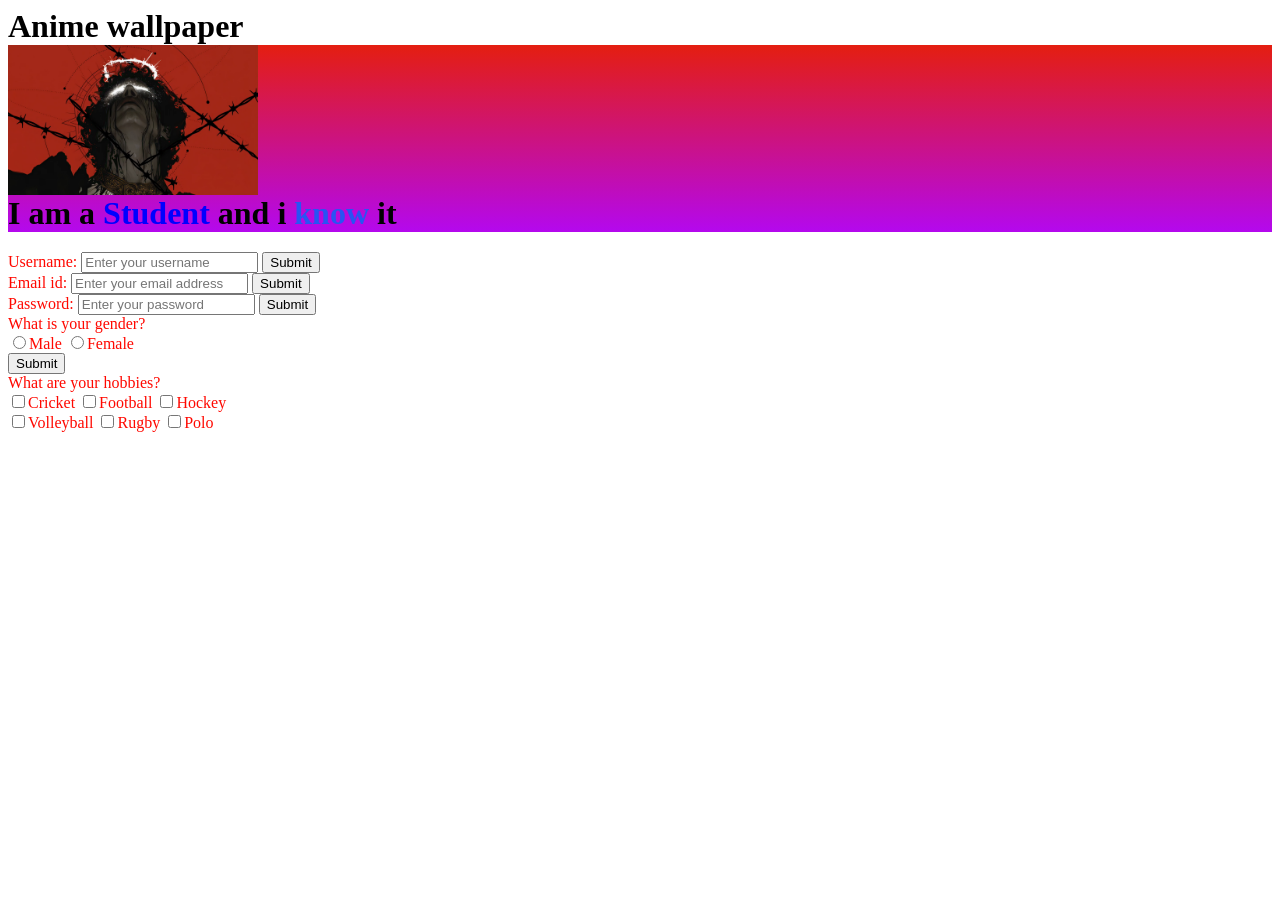
<file: day1.html>
<html>
    <head>

        <title>sectionA</title>
        <link rel="stylesheet" href="style.css">
    </head>

    <body>
    
<div id="record">
        <div id="nutz">
<h1 style="margin: 0">Anime wallpaper</h1style>
</div>
<div id="deez">
<h1 style="margin: 0">
<img src="thorns-live-wallpaper.png" alt="ANIME" height="150" width="250"></h1style>
<p style="margin:0;">I am a <span style="color: blue;">Student</span>  and i <strong style="color: rgb(40, 84, 243);"> know </strong style>it </p style>
</div>
<div style="margin-top:20px;">
<div id="seriff">
<form action="/records" method="post">
    <label for="username">Username:</label>
    <input type="text" id="username" name="username" placeholder="Enter your username" required="Enter username">
    <button type="submit">Submit</button><br>
    <label for="email">Email id:</label>
    <input type="email" id="email" name="email" placeholder="Enter your email address" required="Enter your email address">
    <button type="submit">Submit</button><br>
    <label for="password">Password:</label>
    <input type="password" id="Password" name="Password" placeholder="Enter your password" required="Enter your password">
    <button type="submit">Submit</button><br>
    <label type="sumbit">What is your gender?</label><br>
    <input type="radio" id="Male" name="Male" placeholder="Male" required>Male
    <input type="radio" id="Female" name="Female" placeholder="Female" required>Female<br>
    <button type="submit">Submit</button><br>
    <label for="hobbies">What are your hobbies?</label><br>
    <style></style>
    <input type="checkbox" id="hobbies" name="hobbies" placeholder="Cricket">Cricket
    <input type="checkbox" id="hobbies" name="hobbies" placeholder="Football">Football
    <input type="checkbox" id="hobbies" name="hobbies" placeholder="Hockey">Hockey<br>
    <input type="checkbox" id="hobbies" name="hobbies" placeholder="Volleyball">Volleyball
    <input type="checkbox" id="hobbies" name="hobbies" placeholder="Rugby">Rugby
    <input type="checkbox" id="hobbies" name="hobbies" placeholder="Polo">Polo



</form>
</div>
</div>
    </body>



</html>
</file>
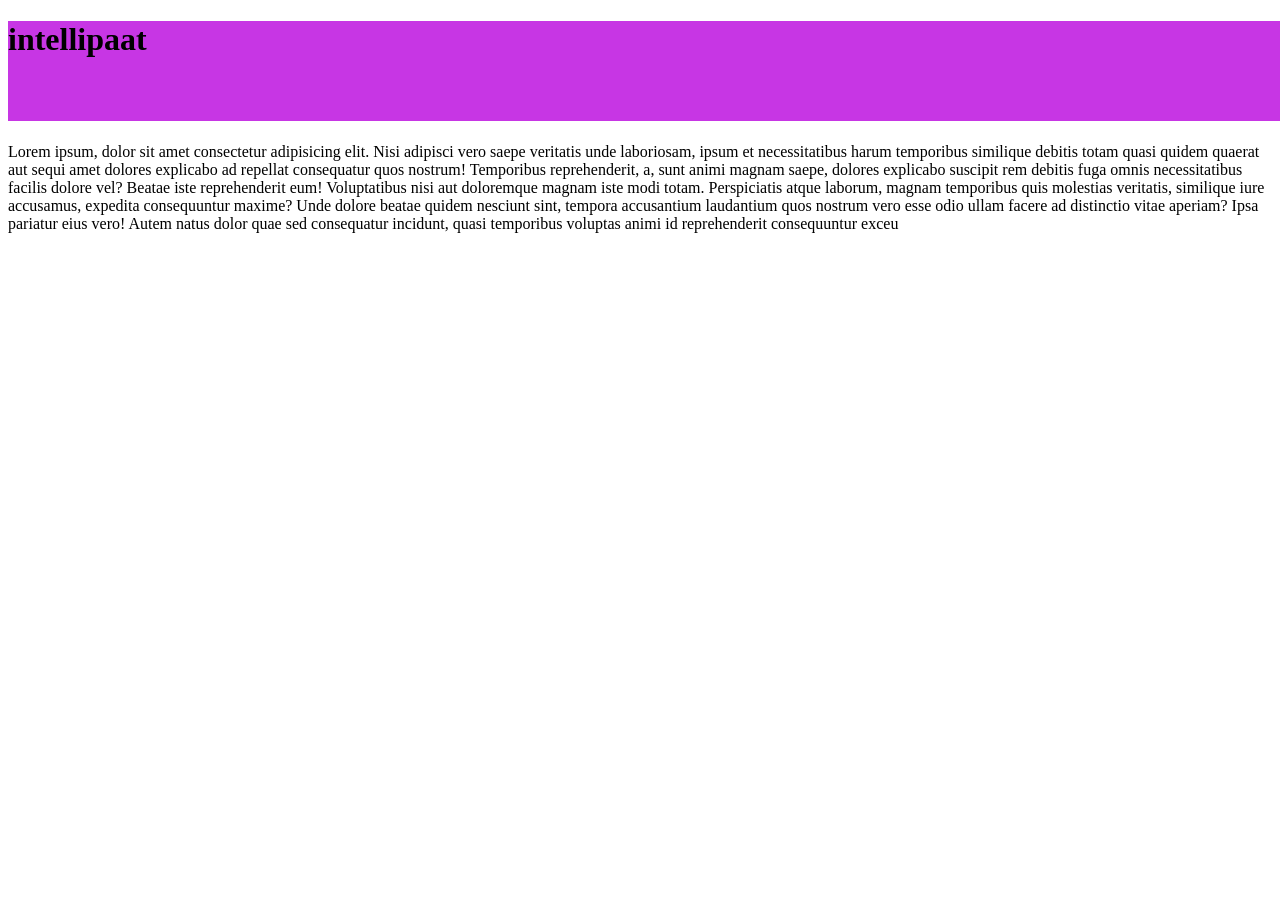
<file: day10.html>
<!DOCTYPE html>
<html lang="en">
<head>
    <meta charset="UTF-8">
    <meta name="viewport" content="width=device-width, initial-scale=1.0">
    <title>Document</title>
</head>
<body>
    <style>
        #headingfile{
                width: 1600px;
                height: 100px;
                background-color: rgb(199, 54, 228);
                position: relative;


        }
       
    </style>

    <div>
        <h1 id="headingfile">intellipaat</h1>
        <p>Lorem ipsum, dolor sit amet consectetur adipisicing elit. Nisi adipisci vero saepe veritatis unde laboriosam, ipsum et necessitatibus harum temporibus similique debitis totam quasi quidem quaerat aut sequi amet dolores explicabo ad repellat consequatur quos nostrum! Temporibus reprehenderit, a, sunt animi magnam saepe, dolores explicabo suscipit rem debitis fuga omnis necessitatibus facilis dolore vel? Beatae iste reprehenderit eum! Voluptatibus nisi aut doloremque magnam iste modi totam. Perspiciatis atque laborum, magnam temporibus quis molestias veritatis, similique iure accusamus, expedita consequuntur maxime? Unde dolore beatae quidem nesciunt sint, tempora accusantium laudantium quos nostrum vero esse odio ullam facere ad distinctio vitae aperiam? Ipsa pariatur eius vero! Autem natus dolor quae sed consequatur incidunt, quasi temporibus voluptas animi id reprehenderit consequuntur exceu</p>



    </div>
</body>
</html>
</file>
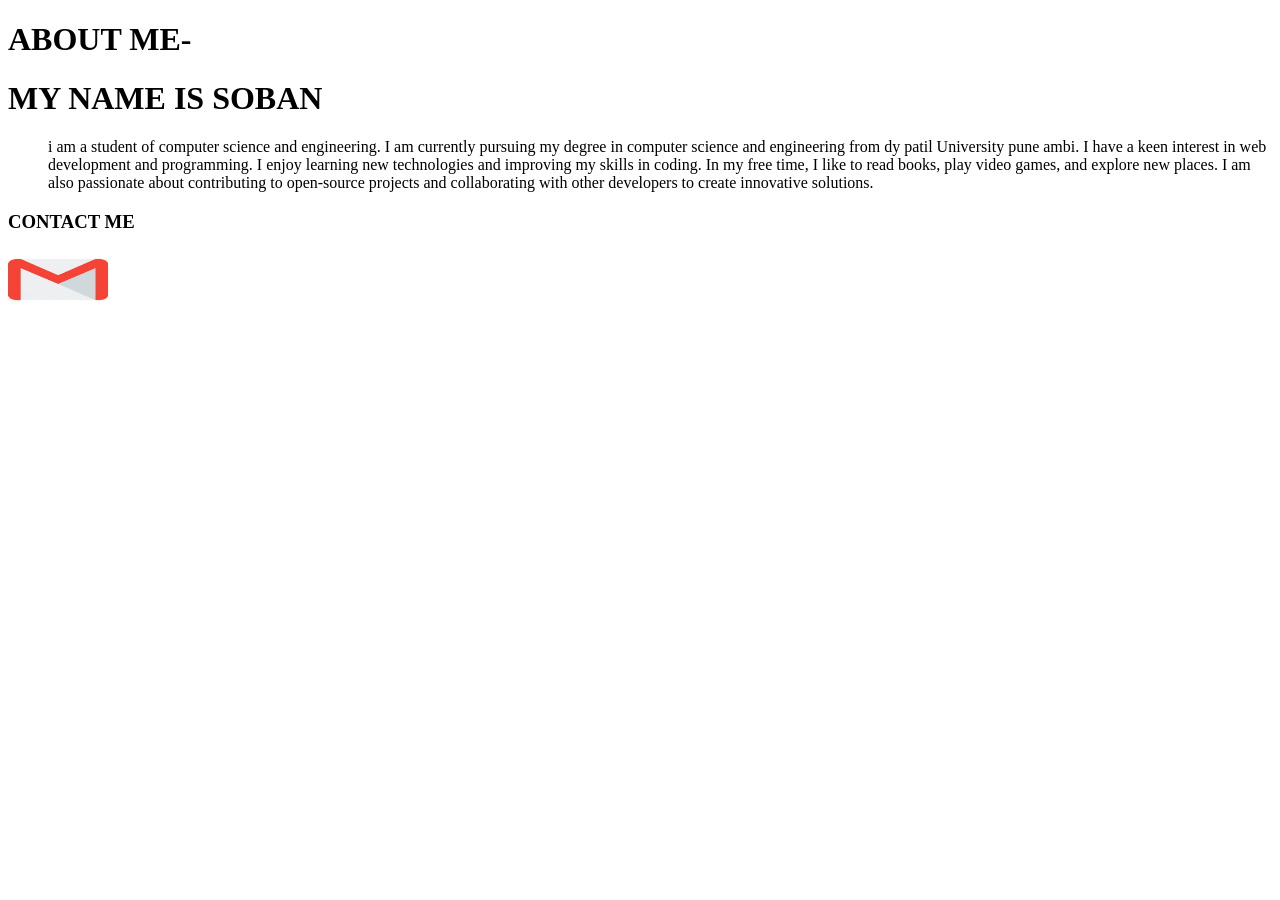
<file: day2.html>
<!DOCTYPE html>
<html lang="en">
<head>
    <meta charset="UTF-8">
    <meta name="viewport" content="width=device-width, initial-scale=1.0">
    <title>Document</title>
</head>
<body>
    <header>
        <h1>ABOUT ME-</h1>
    </header>
    <h1>MY NAME IS SOBAN </h1>
    <ul>
      i am a student of computer science and engineering. I am currently pursuing my degree in computer science and engineering from dy patil University pune ambi. I have a keen interest in web development and programming. I enjoy learning new technologies and improving my skills in coding. In my free time, I like to read books, play video games, and explore new places. I am also passionate about contributing to open-source projects and collaborating with other developers to create innovative solutions.
    </ul>
   
<h3>CONTACT ME</h3>

    <a href="mailto:soban8765@gmail.com"><img src="free-gmail-icon-svg-download-png-722694.webp" alt="mail" style="height: 55px; width: 100px;"></a>
    
</body>
</html>
</file>
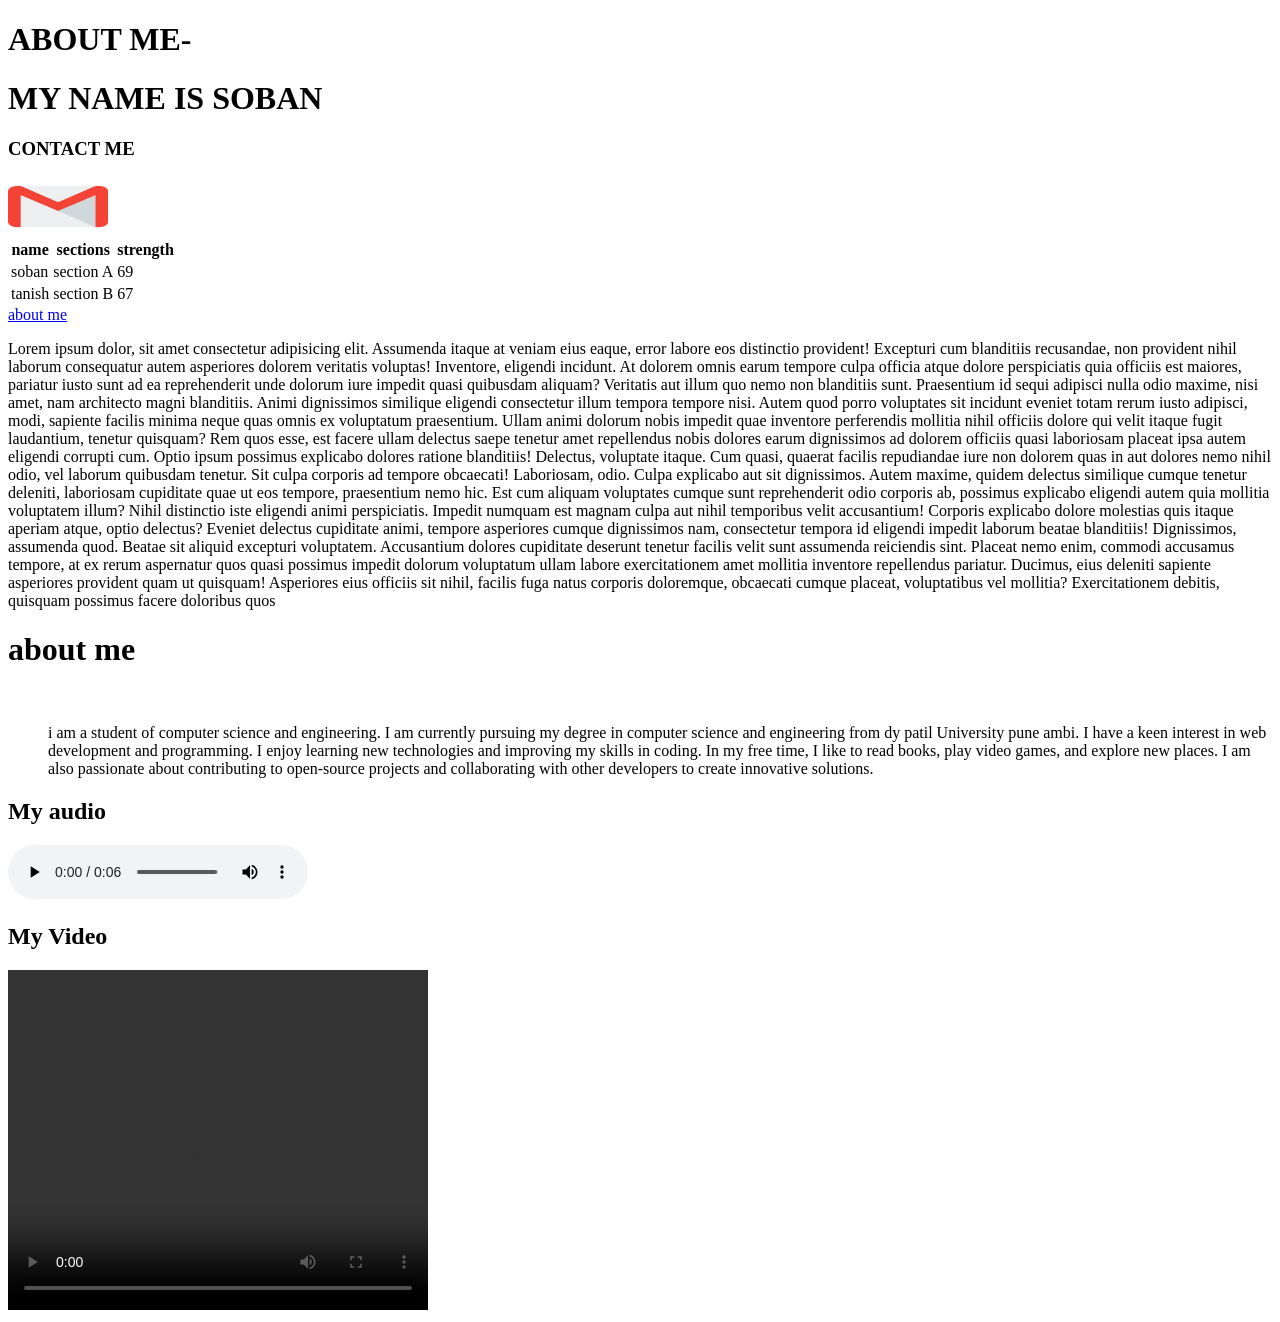
<file: day3.html>
<!DOCTYPE html>
<html lang="en">
<head>
    <meta charset="UTF-8">
    <meta name="viewport" content="width=device-width, initial-scale=1.0">
    <title>Document</title>
</head>
<body>
      <header>
        <h1>ABOUT ME-</h1>
    </header>
    <h1>MY NAME IS SOBAN </h1>
    
   
<h3>CONTACT ME</h3>

    <a href="mailto:soban8765@gmail.com"><img src="free-gmail-icon-svg-download-png-722694.webp" alt="mail" style="height: 55px; width: 100px;"></a>
    


    <!-- how to make table in html -->

<table>

<tr>
    <th>name</th>
    <th>sections</th>
    <th>strength</th>
</tr>
<tr>
    <td>soban</td>
    <td>section A</td>
    <td>69</td>
   
</tr>
<tr>
    <td>tanish</td>
    <td>section B</td>
    <td>67</td>
</tr>

</table>

<!-- how to redirect a paragraph -->
 

<a href="#aboutme">about me</a>
<p>Lorem ipsum dolor, sit amet consectetur adipisicing elit. Assumenda itaque at veniam eius eaque, error labore eos distinctio provident! Excepturi cum blanditiis recusandae, non provident nihil laborum consequatur autem asperiores dolorem veritatis voluptas! Inventore, eligendi incidunt. At dolorem omnis earum tempore culpa officia atque dolore perspiciatis quia officiis est maiores, pariatur iusto sunt ad ea reprehenderit unde dolorum iure impedit quasi quibusdam aliquam? Veritatis aut illum quo nemo non blanditiis sunt. Praesentium id sequi adipisci nulla odio maxime, nisi amet, nam architecto magni blanditiis. Animi dignissimos similique eligendi consectetur illum tempora tempore nisi. Autem quod porro voluptates sit incidunt eveniet totam rerum iusto adipisci, modi, sapiente facilis minima neque quas omnis ex voluptatum praesentium. Ullam animi dolorum nobis impedit quae inventore perferendis mollitia nihil officiis dolore qui velit itaque fugit laudantium, tenetur quisquam? Rem quos esse, est facere ullam delectus saepe tenetur amet repellendus nobis dolores earum dignissimos ad dolorem officiis quasi laboriosam placeat ipsa autem eligendi corrupti cum. Optio ipsum possimus explicabo dolores ratione blanditiis! Delectus, voluptate itaque. Cum quasi, quaerat facilis repudiandae iure non dolorem quas in aut dolores nemo nihil odio, vel laborum quibusdam tenetur. Sit culpa corporis ad tempore obcaecati! Laboriosam, odio. Culpa explicabo aut sit dignissimos. Autem maxime, quidem delectus similique cumque tenetur deleniti, laboriosam cupiditate quae ut eos tempore, praesentium nemo hic. Est cum aliquam voluptates cumque sunt reprehenderit odio corporis ab, possimus explicabo eligendi autem quia mollitia voluptatem illum? Nihil distinctio iste eligendi animi perspiciatis. Impedit numquam est magnam culpa aut nihil temporibus velit accusantium! Corporis explicabo dolore molestias quis itaque aperiam atque, optio delectus? Eveniet delectus cupiditate animi, tempore asperiores cumque dignissimos nam, consectetur tempora id eligendi impedit laborum beatae blanditiis! Dignissimos, assumenda quod. Beatae sit aliquid excepturi voluptatem. Accusantium dolores cupiditate deserunt tenetur facilis velit sunt assumenda reiciendis sint. Placeat nemo enim, commodi accusamus tempore, at ex rerum aspernatur quos quasi possimus impedit dolorum voluptatum ullam labore exercitationem amet mollitia inventore repellendus pariatur. Ducimus, eius deleniti sapiente asperiores provident quam ut quisquam! Asperiores eius officiis sit nihil, facilis fuga natus corporis doloremque, obcaecati cumque placeat, voluptatibus vel mollitia? Exercitationem debitis, quisquam possimus facere doloribus quos</p>
  <h1 id="aboutme">about me</h1>
  <br>
<ul>
      i am a student of computer science and engineering. I am currently pursuing my degree in computer science and engineering from dy patil University pune ambi. I have a keen interest in web development and programming. I enjoy learning new technologies and improving my skills in coding. In my free time, I like to read books, play video games, and explore new places. I am also passionate about contributing to open-source projects and collaborating with other developers to create innovative solutions.
    </ul>

<h2>My audio</h2>
<audio controls>
    <source src="7-minutes-wesker-music.mp3" type="audio/mpeg">
    Your browser does not support the audio element.
  </audio>
<br>
<h2>My Video</h2>
  <video width="420" height="340" controls>
    <source src="modern-warfare-2.1920x1080.mp4" type="video/mp4">
    Your browser does not support the video element.
  </video>



</body>
</html>
</file>
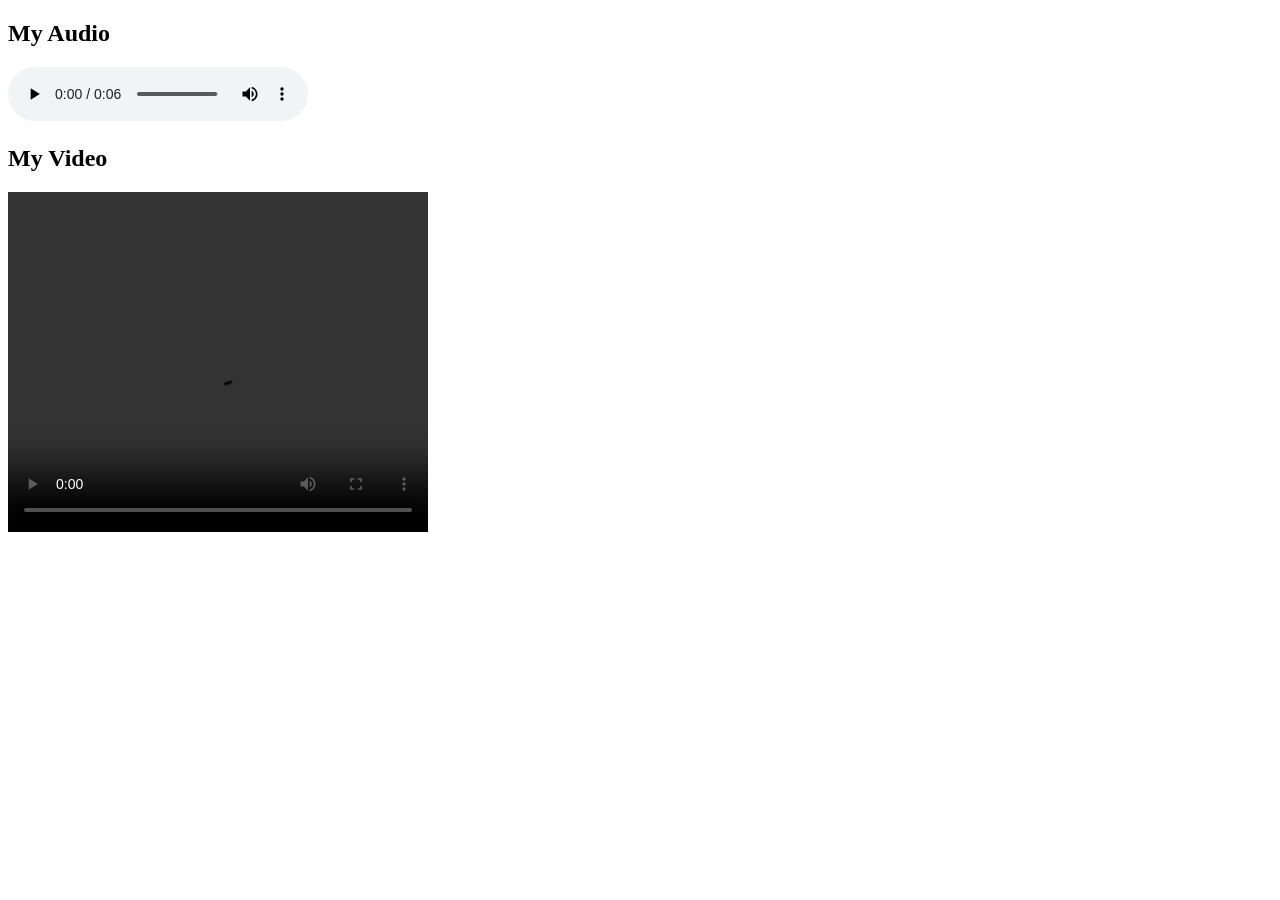
<file: day4.html>
<!-- How to add audio and video to html  -->


<!DOCTYPE html>
<html lang="en">
<head>
    <meta charset="UTF-8">
    <meta name="viewport" content="width=device-width, initial-scale=1.0">
    <title>Document</title>
</head>
<body>
    <h2>My Audio</h2>
  <audio controls>
    <source src="7-minutes-wesker-music.mp3" type="audio/mpeg">
    Your browser does not support the audio element.
  </audio>
<br>
<h2>My Video</h2>
  <video width="420" height="340" controls>
    <source src="modern-warfare-2.1920x1080.mp4" type="video/mp4">
    Your browser does not support the video element.
  </video>

</body>
</html>
</file>
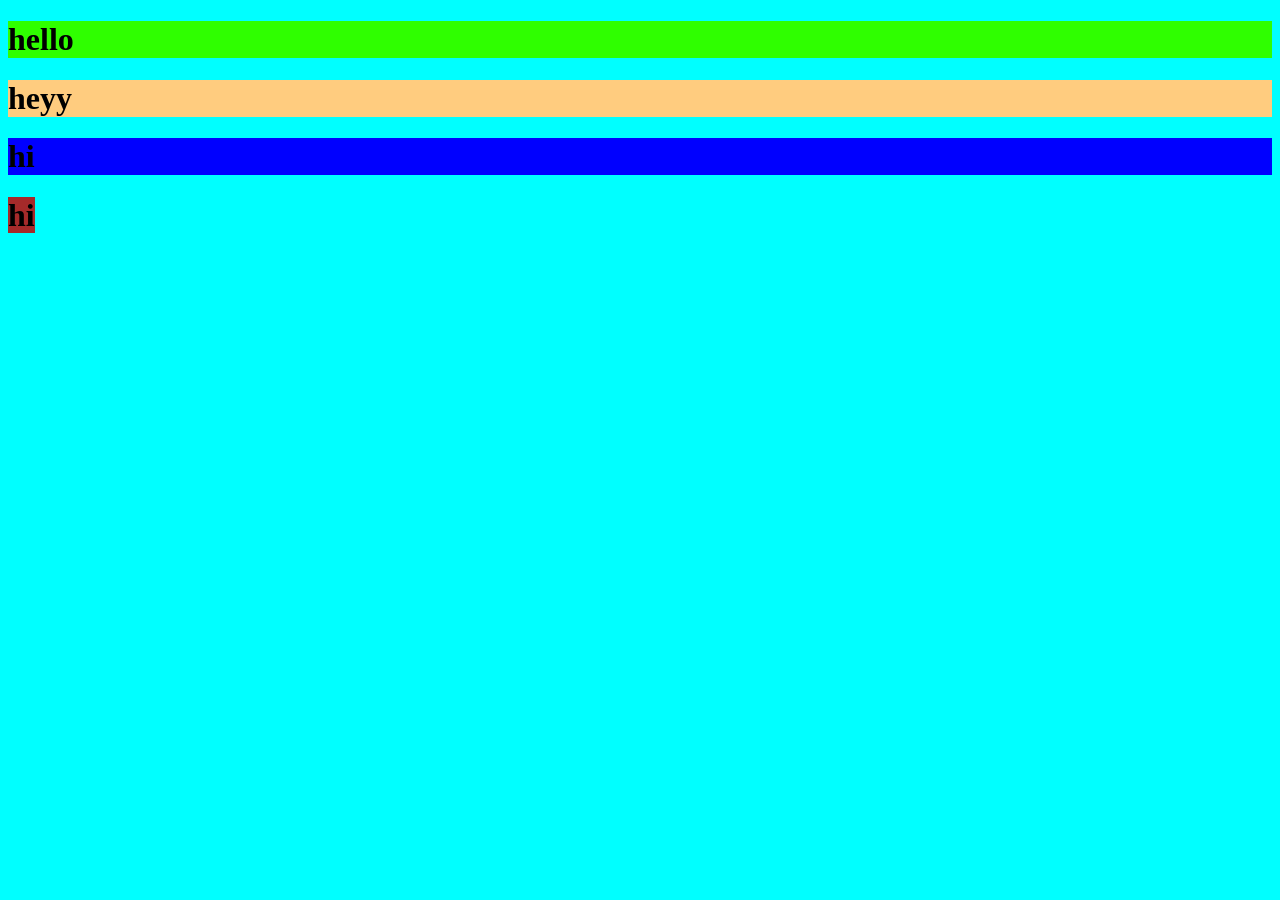
<file: day5.html>
<!DOCTYPE html>
<html lang="en">
<head>
    <meta charset="UTF-8">
    <meta name="viewport" content="width=\, initial-scale=1.0">
    <title>Document</title>
    <link rel="stylesheet" href="style2.css">
<style>
#abc{
background-color: rgb(47, 255, 0);

}#def{
    background-color: rgb(255, 204, 127);
}

</style>

</head>

<body id="hi">
<h1 id="abc">hello</h1>
<h1 id="def">heyy</h1>
<h1 style="background-color: blue;">hi</h1>
<h1><span style="background-color: brown;">hi</span></h1>
    
</body>
</html>
</file>
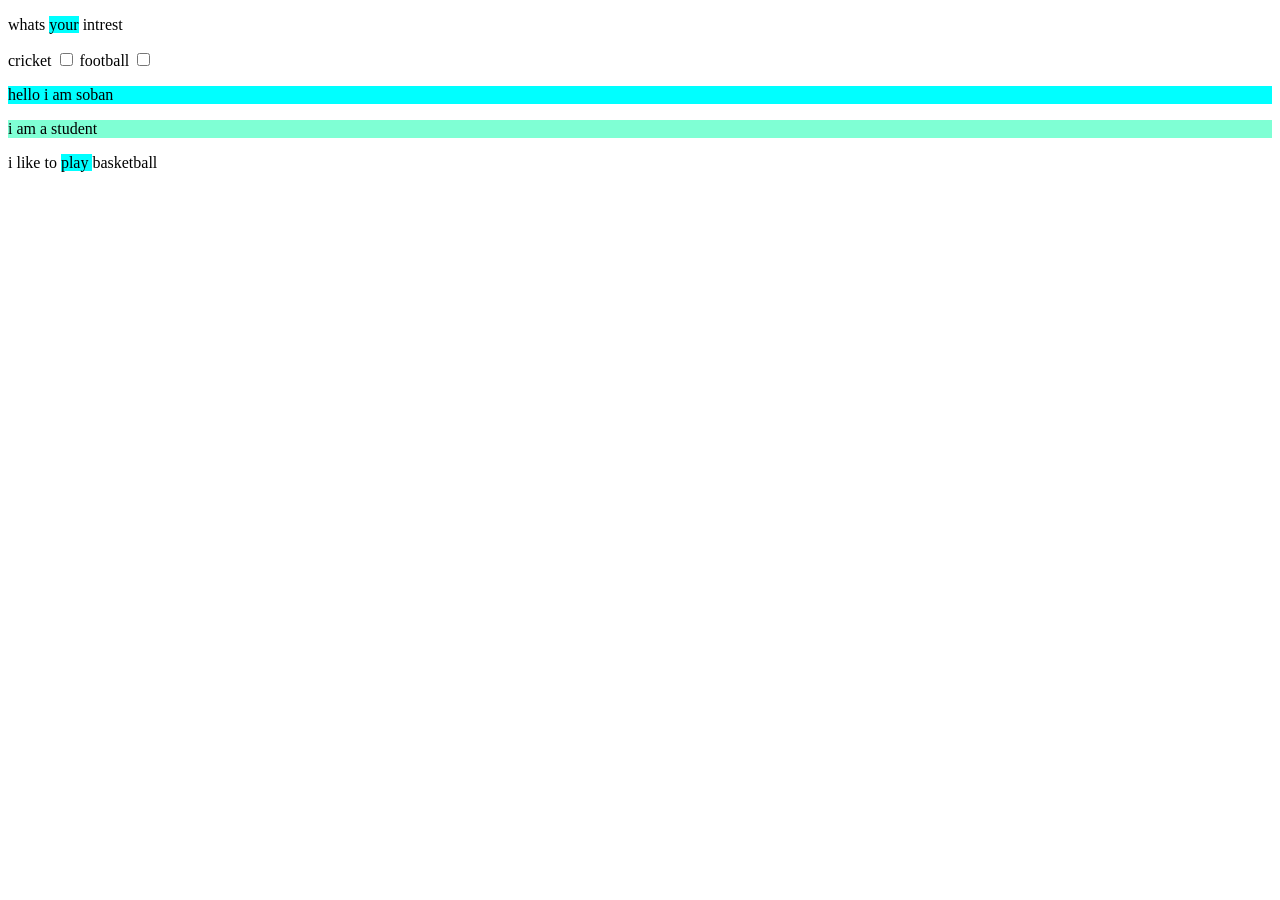
<file: day7.html>
<!DOCTYPE html>
<html lang="en">
<head>
    <meta charset="UTF-8">
    <meta name="viewport" content="width=device-width, initial-scale=1.0">
    <title>Document</title>
    <link rel="stylesheet" href="style2.css">
    <style>
 #student{
    background-color: aquamarine;
 }
    </style>
</head>
<body>
    
<p>whats <span style="background-color: aqua;">your</span> intrest</p>
<label for="cricket">cricket</label>
<input type="checkbox" name="intrest" id="cricket">
<label for="football">football</label>
<input type="checkbox" name="intrest" id="football">


<p id="name">hello i am soban</p>
<p id="student">i am a student</p>
<p>i like to <span style="background-color: aqua;">play </span> basketball</p>

</body>
</html>
</file>
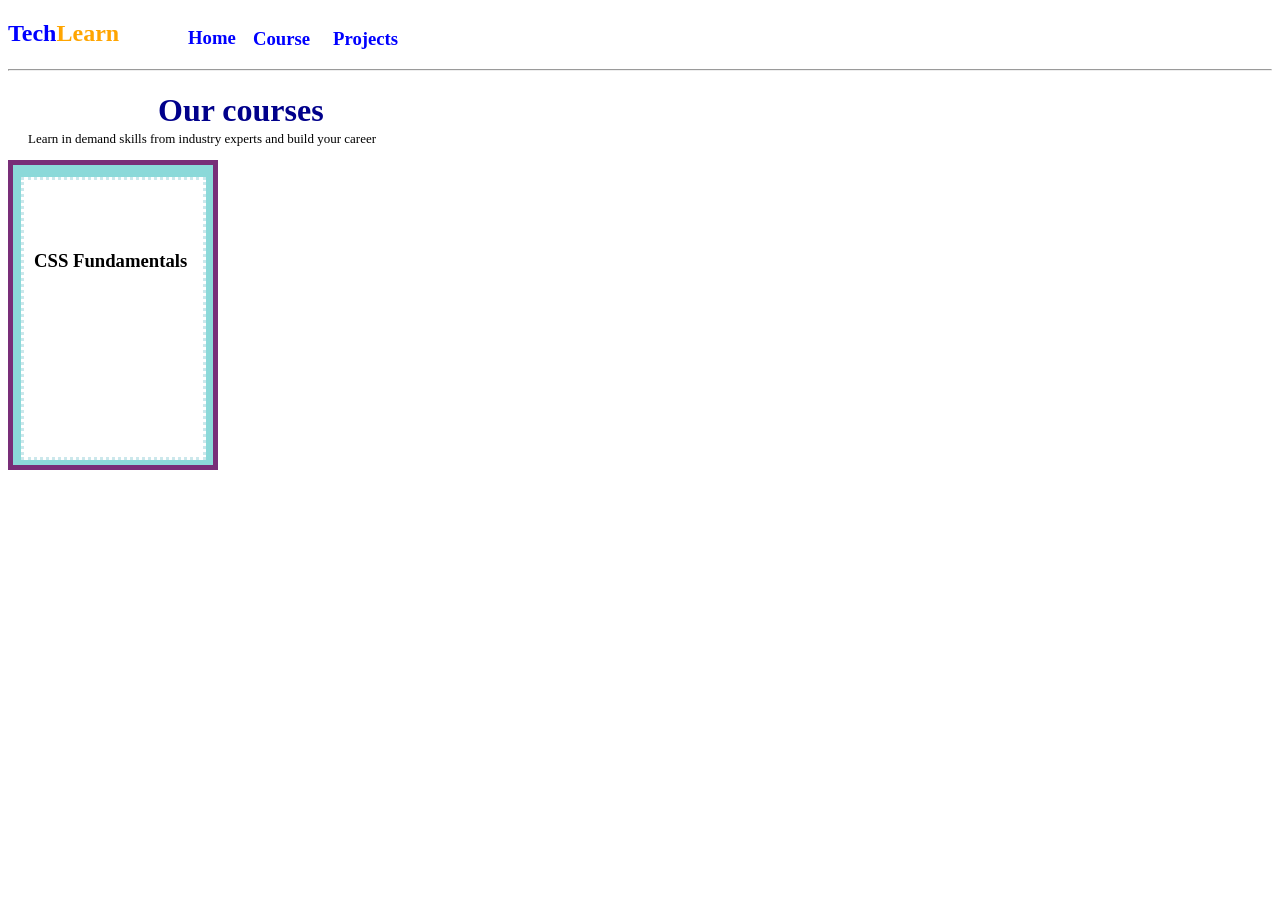
<file: day8.html>
<!DOCTYPE html>
<html lang="en">

<head>
    <meta charset="UTF-8">
    <meta name="viewport" content="width=device-width, initial-scale=1.0">
    <title>Document</title>
    <style>
        h2 {
            color: blue;
        }

        #a {
            margin-left: 180px;
            margin-top: -40px;
            color: blue;
        }

        #b {
            margin-left: 245px;
            margin-top: -40px;
            color: blue;
        }

        #c {

            margin-left: 325px;
            margin-top: -40px;
            color: blue;
        }

        #f {
            margin-left: 150px;
            color: #00008B;
        }

        #g {
            font-size: small;
            margin-left: 20px;
            margin-top: -20px;
        }


        #brr {
            color: orange;
        }

        .qwe {
            width: 200px;
            height: 300px;
            background-color: rgb(139, 217, 217);
            border: 5px solid rgb(120, 46, 120);
        }
        .ert{
            width: 179px;
            height: 277px;
            background-color: white;
            margin-left: 8px;
            margin-top: 12px;
            border: 3px dotted rgba(144, 206, 216, 0.464);
        }

        .abc {
            width: 160px;
            background-color:white;
            margin-left: 10px;
            margin-top: 70px;
        }
        
    </style>


</head>

<body>
   
        
     <h2>Tech<span id="brr">Learn</span> </h2>
     <h3 id="a"> <b> Home </b></h3>
     <h3 id="b"> Course </h3>
     <h3 id="c"> Projects </h3>
    <hr>
    <h1 id="f"> Our courses </h1>
    <p id="g">Learn in demand skills from industry experts and build your career</p>



    <div class="qwe">
        <div class="ert">
            <h3 class="abc">CSS Fundamentals</h3>
            <!-- <p class="poi"> <b> Learn the building blocks of CSS and create modern webpages.</b></p> -->
            <!-- <button class="xyz">View Course</button> -->
            <!-- <h3 class="xyz">View Course ></h3> -->
        </div>
    </div>




   
</body>

</html>
</file>
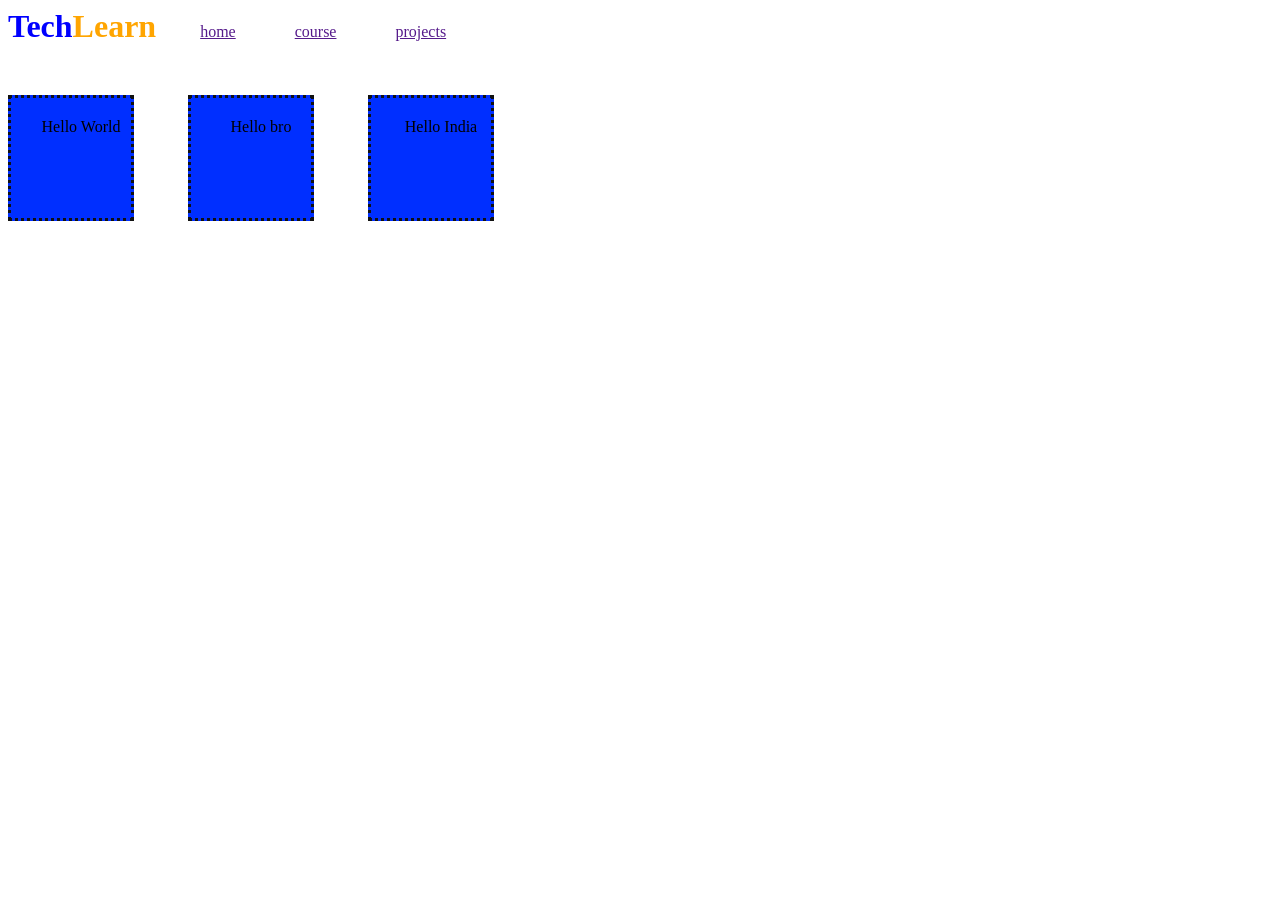
<file: day9.html>
<!DOCTYPE html>
<html lang="en">
<head>
    <meta charset="UTF-8">
    <meta name="viewport" content="width=device-width, initial-scale=1.0">
    <title>TechLearn</title>
</head>

<body>
  <style>

        h1 {
            display: inline;
            color: blue;
        }

        #brr {
         display: inline;
            color: orange;
        }

        #menu a {
            display: inline;
            margin-right: 15px;

            margin-left: 40px;
            
        
        }

        .box{
            width : 100px;
            height : 100px;
            background-color : rgb(0, 47, 255);
            border : 3px solid black;
            border-style: dotted; 
            margin-top : 50px;
            padding-top : 20px;
            padding-left: 20px;
            display : inline-block;
            margin-right : 50px;
            text-align : center;
            border-color : rgb(17, 17, 17);
        }
    
    </style>


  <div id="menu">  
     <h1>Tech<span id="brr">Learn</span></h1>
    
     <a href="">home</a>
     <a href="">course</a>
     <a href="">projects</a>
   </div>

    <div class="box" >
     Hello World
    </div>

    <div class="box" >
     Hello bro
    </div>


    <div class="box" >
     Hello India
    </div>
  

 
</body>
</html>
</file>
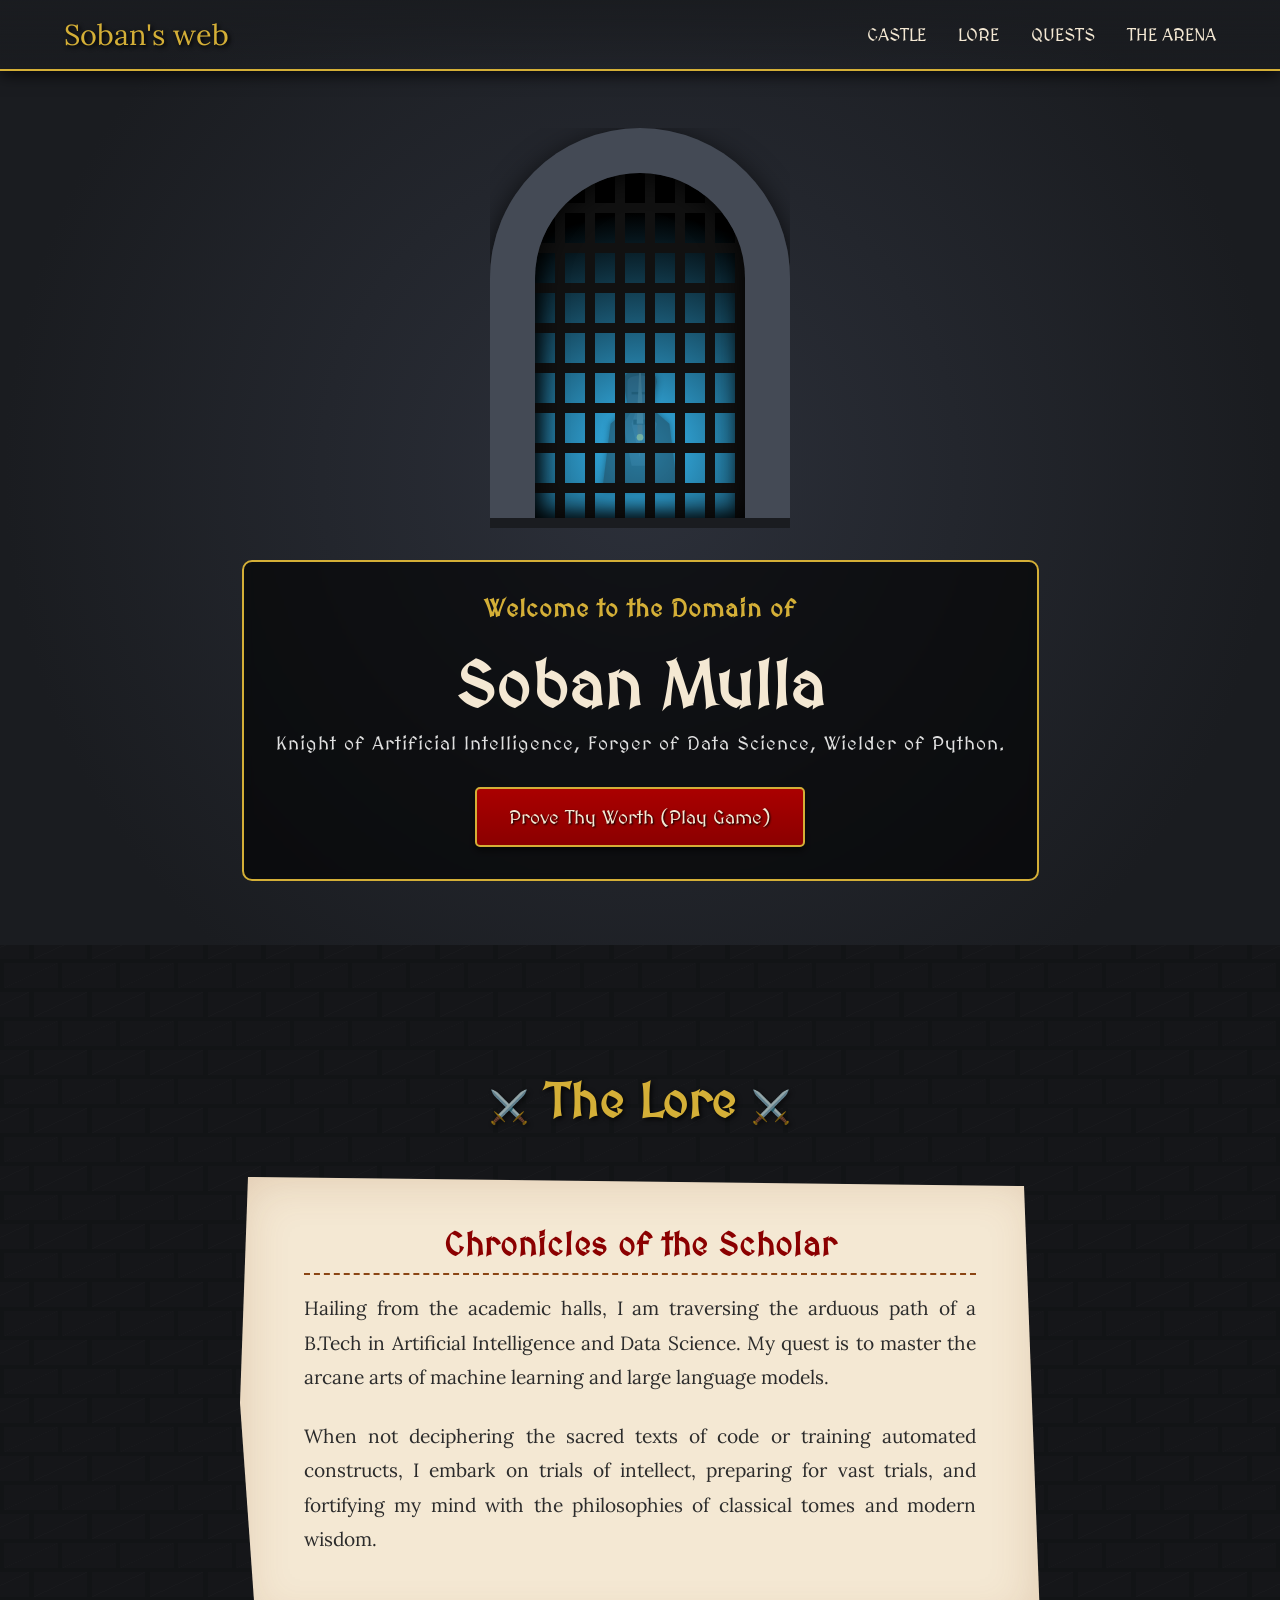
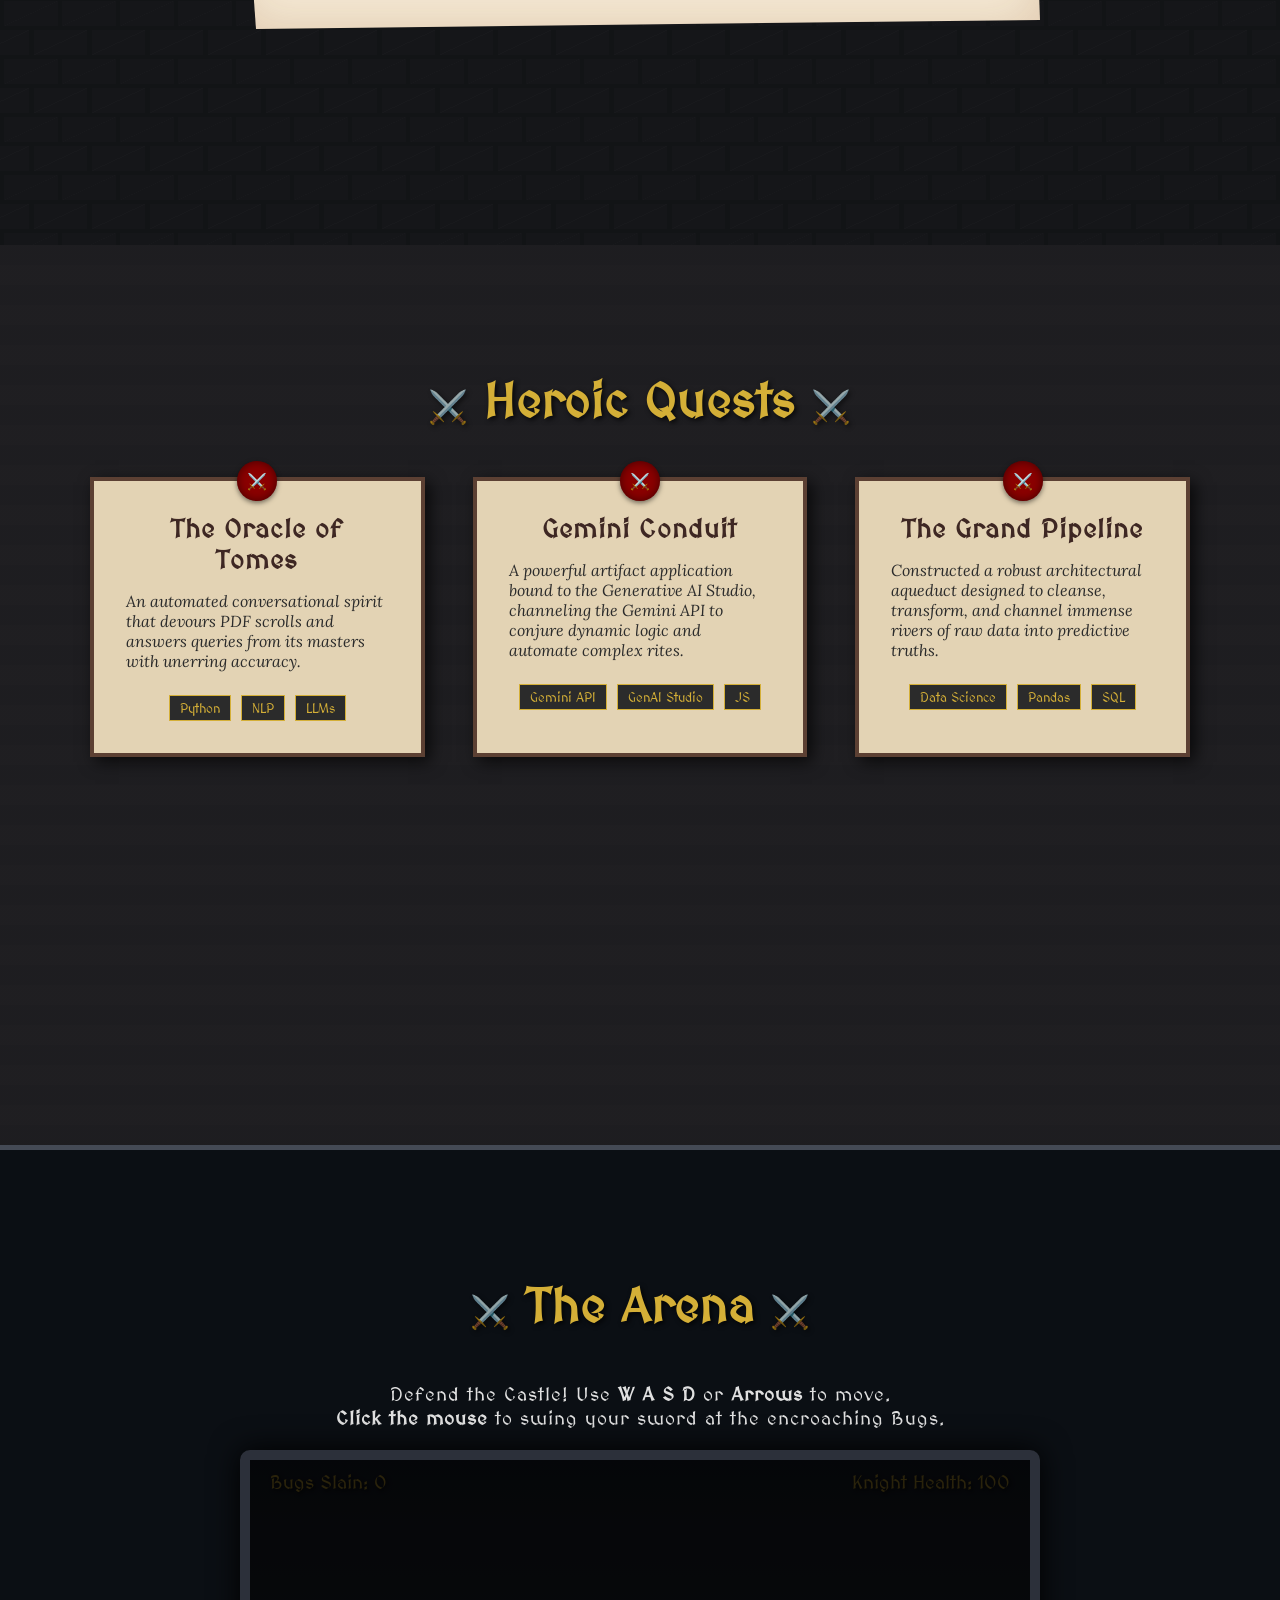
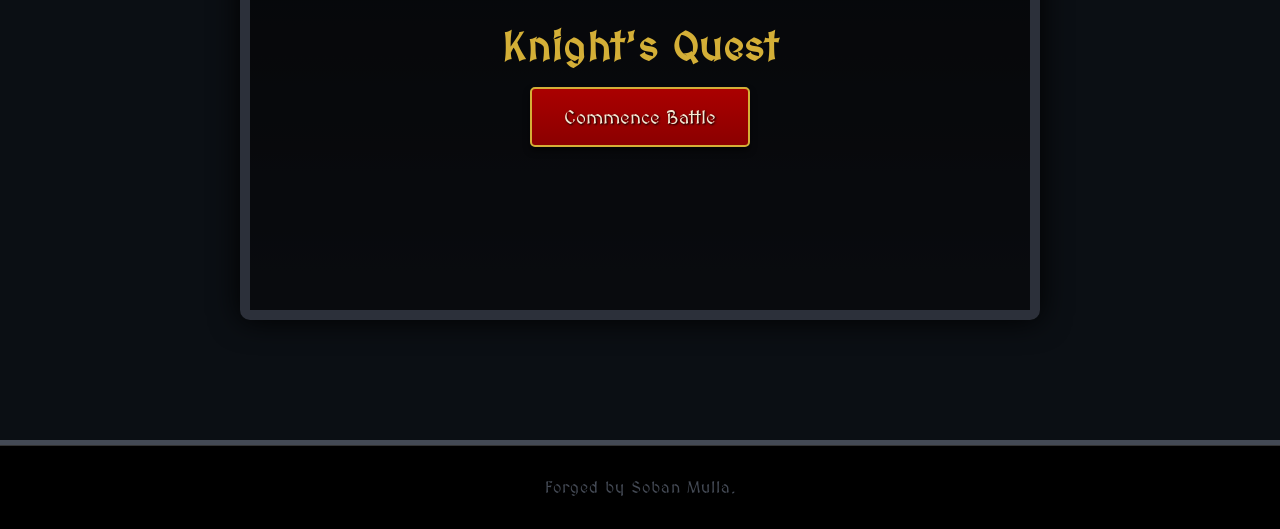
<file: demoweb2.html>
<!DOCTYPE html>
<html lang="en">
<head>
    <meta charset="UTF-8">
    <meta name="viewport" content="width=device-width, initial-scale=1.0">
    <title>Soban Haroon Mulla | Realm of AI & Data</title>
    <!-- Importing Medieval and Readable Serif Fonts -->
    <link href="https://fonts.googleapis.com/css2?family=MedievalSharp&family=Lora:ital,wght@0,400;0,700;1,400&display=swap" rel="stylesheet">
    <style>
        /* === THEME VARIABLES === */
        :root {
            --stone-dark: #1a1c20;
            --stone-mid: #2c303a;
            --stone-light: #444a55;
            --gold: #d4af37;
            --blood-red: #8b0000;
            --parchment: #f4e8d3;
            --parchment-dark: #e3d3b4;
            --text-light: #e0e0e0;
            --text-dark: #2b2b2b;
            --magic-blue: #38bdf8;
        }

        * {
            margin: 0;
            padding: 0;
            box-sizing: border-box;
            scroll-behavior: smooth;
        }

        body {
            font-family: 'Lora', serif;
            background-color: var(--stone-dark);
            color: var(--text-light);
            overflow-x: hidden;
            /* Brick texture background */
            background-image: 
                linear-gradient(335deg, rgba(255,255,255,0.02) 23px, transparent 23px),
                linear-gradient(155deg, rgba(255,255,255,0.02) 23px, transparent 23px),
                linear-gradient(335deg, rgba(255,255,255,0.02) 23px, transparent 23px),
                linear-gradient(155deg, rgba(255,255,255,0.02) 23px, transparent 23px);
            background-size: 58px 58px;
            background-position: 0px 2px, 4px 35px, 29px 31px, 34px 6px;
        }

        h1, h2, h3, h4, .medieval-text {
            font-family: 'MedievalSharp', cursive;
            letter-spacing: 1px;
        }

        /* === NAVIGATION === */
        nav {
            position: fixed;
            top: 0;
            width: 100%;
            padding: 1rem 5%;
            display: flex;
            justify-content: space-between;
            align-items: center;
            z-index: 1000;
            background: linear-gradient(to bottom, rgba(26, 28, 32, 0.95), transparent);
            border-bottom: 2px solid var(--gold);
            box-shadow: 0 4px 15px rgba(0,0,0,0.7);
            transition: all 0.3s ease;
        }

        .logo {
            font-size: 1.8rem;
            color: var(--gold);
            text-shadow: 2px 2px 4px #000;
        }

        .nav-links {
            display: flex;
            gap: 2rem;
        }

        .nav-links a {
            color: var(--parchment);
            text-decoration: none;
            font-family: 'MedievalSharp', cursive;
            font-size: 1.1rem;
            text-transform: uppercase;
            position: relative;
            transition: color 0.3s;
        }

        .nav-links a:hover {
            color: var(--gold);
        }

        .nav-links a::after {
            content: '';
            position: absolute;
            width: 0;
            height: 2px;
            bottom: -5px;
            left: 0;
            background-color: var(--blood-red);
            transition: width 0.3s ease;
        }

        .nav-links a:hover::after {
            width: 100%;
        }

        /* === GENERAL SECTIONS === */
        section {
            min-height: 100vh;
            padding: 8rem 5% 4rem;
            display: flex;
            flex-direction: column;
            align-items: center;
            position: relative;
        }

        .section-title {
            font-size: 3rem;
            color: var(--gold);
            text-align: center;
            margin-bottom: 3rem;
            text-shadow: 2px 2px 5px rgba(0,0,0,0.8);
            position: relative;
        }

        .section-title::before, .section-title::after {
            content: '⚔️';
            font-size: 2rem;
            margin: 0 15px;
            opacity: 0.7;
        }

        /* === HERO SECTION & CASTLE GATE === */
        #hero {
            justify-content: center;
            background: radial-gradient(circle at center, var(--stone-mid) 0%, var(--stone-dark) 80%);
            overflow: hidden;
        }

        .castle-container {
            position: relative;
            width: 300px;
            height: 400px;
            margin-bottom: 2rem;
            cursor: pointer;
            overflow: hidden;
            border-bottom: 10px solid var(--stone-dark);
        }

        /* The Stone Arch (The Wall) */
        .castle-arch {
            position: absolute;
            top: 0;
            left: 0;
            width: 100%;
            height: 100%;
            border: 45px solid var(--stone-light);
            border-bottom: 0;
            border-radius: 150px 150px 0 0;
            box-shadow: inset 0 0 30px #000, 0 10px 30px rgba(0,0,0,0.9);
            z-index: 4;
            pointer-events: none;
            box-sizing: border-box;
        }

        /* Inside the gate (glowing portal) */
        .castle-interior {
            position: absolute;
            top: 45px;
            left: 45px;
            right: 45px;
            bottom: 0;
            background: radial-gradient(circle at center 80%, var(--magic-blue), #000 80%);
            border-radius: 105px 105px 0 0;
            z-index: 1;
            box-shadow: inset 0 0 20px #000;
        }

        /* The Portcullis (Metal Gate) */
        .portcullis {
            position: absolute;
            top: 45px;
            left: 45px;
            right: 45px;
            height: 100%;
            background: 
                repeating-linear-gradient(90deg, transparent, transparent 20px, #111 20px, #111 30px),
                repeating-linear-gradient(180deg, transparent, transparent 30px, #111 30px, #111 40px);
            z-index: 3;
            transition: transform 1s cubic-bezier(0.5, 0, 0.1, 1);
        }

        /* Hover effect to raise the gate */
        .castle-container:hover .portcullis {
            transform: translateY(-90%);
        }

        /* The Knight inside the gate */
        .knight-guardian {
            position: absolute;
            bottom: 0;
            left: 50%;
            transform: translateX(-50%) scale(0.7);
            width: 140px;
            height: 180px;
            z-index: 2; /* Behind gate, in front of interior */
            opacity: 0.4;
            transition: all 1s cubic-bezier(0.5, 0, 0.1, 1);
            filter: drop-shadow(0 0 5px rgba(0,0,0,1));
        }

        .knight-sword-blade, .knight-visor {
            transition: fill 1s ease, filter 1s ease;
        }

        /* Knight steps forward and glows when gate opens */
        .castle-container:hover .knight-guardian {
            transform: translateX(-50%) scale(1);
            opacity: 1;
            filter: drop-shadow(0 0 15px rgba(56, 189, 248, 0.5));
        }

        .castle-container:hover .knight-sword-blade {
            fill: var(--magic-blue);
            filter: drop-shadow(0 0 10px var(--magic-blue));
        }

        .castle-container:hover .knight-visor {
            fill: #fff;
            filter: drop-shadow(0 0 8px #fff);
        }

        /* Hero Text */
        .hero-text-box {
            text-align: center;
            z-index: 10;
            background: rgba(0,0,0,0.6);
            padding: 2rem;
            border: 2px solid var(--gold);
            border-radius: 10px;
            backdrop-filter: blur(5px);
        }

        .hero-title {
            font-size: 4rem;
            color: var(--parchment);
            margin-bottom: 0.5rem;
        }

        .hero-subtitle {
            font-size: 1.5rem;
            color: var(--gold);
            margin-bottom: 1.5rem;
        }

        .btn-medieval {
            display: inline-block;
            padding: 1rem 2rem;
            background: linear-gradient(to bottom, #a00, var(--blood-red));
            color: var(--parchment);
            text-decoration: none;
            font-family: 'MedievalSharp', cursive;
            font-size: 1.2rem;
            border: 2px solid var(--gold);
            border-radius: 5px;
            box-shadow: 0 4px 6px rgba(0,0,0,0.5);
            transition: all 0.2s;
            cursor: pointer;
            text-shadow: 1px 1px 2px #000;
        }

        .btn-medieval:hover {
            background: linear-gradient(to bottom, #c00, #a00);
            transform: translateY(-2px);
            box-shadow: 0 6px 12px rgba(0,0,0,0.7), 0 0 15px var(--gold);
        }

        /* === ABOUT SECTION (Parchment Map) === */
        #about {
            background-color: rgba(0,0,0,0.3);
        }

        .parchment-scroll {
            background-color: var(--parchment);
            color: var(--text-dark);
            max-width: 800px;
            padding: 3rem 4rem;
            position: relative;
            box-shadow: 2px 3px 20px rgba(0,0,0,0.8), inset 0 0 50px rgba(139, 69, 19, 0.2);
            border-radius: 3px;
            clip-path: polygon(1% 0, 98% 2%, 100% 98%, 2% 100%, 0 50%);
            transform: rotate(-1deg);
        }

        .parchment-scroll h3 {
            color: var(--blood-red);
            font-size: 2rem;
            margin-bottom: 1rem;
            text-align: center;
            border-bottom: 2px dashed #8b4513;
            padding-bottom: 10px;
        }

        .parchment-scroll p {
            font-size: 1.2rem;
            line-height: 1.8;
            margin-bottom: 1.5rem;
            text-align: justify;
        }

        /* === PROJECTS SECTION (Quest Board) === */
        #projects {
            background: 
                linear-gradient(rgba(26, 28, 32, 0.9), rgba(26, 28, 32, 0.9)),
                repeating-linear-gradient(0deg, #3e2723, #3e2723 20px, #4e342e 20px, #4e342e 40px); /* Wood background */
        }

        .quest-grid {
            display: grid;
            grid-template-columns: repeat(auto-fit, minmax(320px, 1fr));
            gap: 3rem;
            width: 100%;
            max-width: 1100px;
        }

        .quest-card {
            background: var(--parchment-dark);
            color: var(--text-dark);
            padding: 2rem;
            border: 4px solid #5c4033; /* Dark wood border */
            position: relative;
            box-shadow: 5px 5px 15px rgba(0,0,0,0.7);
            transition: transform 0.3s;
        }

        .quest-card:hover {
            transform: scale(1.05) rotate(1deg);
        }

        .quest-card::before {
            content: '⚔️';
            position: absolute;
            top: -20px;
            left: 50%;
            transform: translateX(-50%);
            background: var(--blood-red);
            width: 40px;
            height: 40px;
            border-radius: 50%;
            display: flex;
            align-items: center;
            justify-content: center;
            color: white;
            font-size: 1rem;
            box-shadow: inset 0 0 10px rgba(0,0,0,0.5), 0 2px 5px rgba(0,0,0,0.5);
        }

        .quest-title {
            font-family: 'MedievalSharp', cursive;
            font-size: 1.6rem;
            color: #3e2723;
            margin-bottom: 1rem;
            text-align: center;
        }

        .quest-desc {
            font-style: italic;
            margin-bottom: 1.5rem;
        }

        .skills {
            display: flex;
            gap: 10px;
            flex-wrap: wrap;
            justify-content: center;
        }

        .skill-badge {
            background: #2b2b2b;
            color: var(--gold);
            padding: 4px 10px;
            border: 1px solid var(--gold);
            font-size: 0.8rem;
            font-family: 'MedievalSharp', cursive;
        }

        /* === INTERACTIVE GAME SECTION === */
        #arena {
            background-color: #0b0f14;
            border-top: 5px solid var(--stone-light);
            border-bottom: 5px solid var(--stone-light);
        }

        .game-container {
            position: relative;
            width: 100%;
            max-width: 800px;
            border: 10px solid var(--stone-mid);
            border-radius: 10px;
            box-shadow: 0 0 30px #000;
            background: #1e293b;
            overflow: hidden;
        }

        #gameCanvas {
            display: block;
            width: 100%;
            height: 450px;
            background: linear-gradient(to bottom, #1a202c, #2d3748);
            cursor: crosshair;
        }

        .game-ui {
            position: absolute;
            top: 0;
            left: 0;
            width: 100%;
            padding: 10px 20px;
            display: flex;
            justify-content: space-between;
            color: var(--gold);
            font-family: 'MedievalSharp', cursive;
            font-size: 1.2rem;
            pointer-events: none;
            text-shadow: 2px 2px 4px #000;
        }

        .game-overlay {
            position: absolute;
            top: 0;
            left: 0;
            width: 100%;
            height: 100%;
            background: rgba(0,0,0,0.8);
            display: flex;
            flex-direction: column;
            justify-content: center;
            align-items: center;
            color: var(--parchment);
            z-index: 10;
        }

        /* === SCROLL ANIMATIONS === */
        .hidden {
            opacity: 0;
            transform: translateY(40px);
            transition: all 0.8s ease-out;
        }

        .show {
            opacity: 1;
            transform: translateY(0);
        }

        .d-1 { transition-delay: 0.1s; }
        .d-2 { transition-delay: 0.3s; }
        .d-3 { transition-delay: 0.5s; }

    </style>
</head>
<body>

    <nav id="navbar">
        <div class="logo"> Soban's web</div>
        <div class="nav-links">
            <a href="#hero">Castle</a>
            <a href="#about">Lore</a>
            <a href="#projects">Quests</a>
            <a href="#arena">The Arena</a>
        </div>
    </nav>

    <!-- HERO SECTION -->
    <section id="hero">
        <div class="castle-container hidden">
            <!-- Glowing portal -->
            <div class="castle-interior"></div>
            
            <!-- SVG Knight guarding the gate -->
            <div class="knight-guardian">
                <svg viewBox="0 0 100 150" width="100%" height="100%">
                    <!-- Shoulders & Cloak -->
                    <path d="M 50 40 L 15 70 L 5 150 L 95 150 L 85 70 Z" fill="#15171a"/>
                    <!-- Armor Chestplate -->
                    <path d="M 50 40 L 30 70 L 40 120 L 60 120 L 70 70 Z" fill="#2a2e35"/>
                    <path d="M 50 40 L 40 70 L 50 110 Z" fill="#3b404a"/> <!-- Armor Highlight -->
                    <!-- Helmet Base -->
                    <path d="M 35 45 L 30 20 C 30 0 70 0 70 20 L 65 45 L 50 55 Z" fill="#1a1c20"/>
                    <path d="M 35 45 L 35 20 C 35 10 65 10 65 20 L 65 45 L 50 50 Z" fill="#2c303a"/>
                    <!-- Visor Slit -->
                    <path d="M 40 32 L 60 32 L 60 35 L 40 35 Z" fill="#111" class="knight-visor"/>
                    <!-- Sword Hilt behind blade -->
                    <rect x="42" y="65" width="16" height="6" fill="#111"/>
                    <rect x="47" y="71" width="6" height="15" fill="#5c4033"/>
                    <circle cx="50" cy="86" r="4" fill="#d4af37"/>
                    <!-- Glowing Sword Blade -->
                    <path d="M 46 70 L 54 70 L 50 -10 Z" fill="#555" class="knight-sword-blade"/>
                </svg>
            </div>

            <!-- The Metal Gate -->
            <div class="portcullis"></div>
            <!-- The Stone Arch Wall -->
            <div class="castle-arch"></div>
        </div>

        <div class="hero-text-box hidden d-1">
            <h2 class="hero-subtitle">Welcome to the Domain of</h2>
            <h1 class="hero-title">Soban Mulla</h1>
            <p class="medieval-text" style="color: var(--text-light); font-size: 1.2rem; margin-bottom: 2rem;">
                Knight of Artificial Intelligence, Forger of Data Science, Wielder of Python.
            </p>
            <a href="#arena" class="btn-medieval">Prove Thy Worth (Play Game)</a>
        </div>
    </section>

    <!-- ABOUT SECTION -->
    <section id="about">
        <h2 class="section-title hidden">The Lore</h2>
        <div class="parchment-scroll hidden d-1">
            <h3>Chronicles of the Scholar</h3>
            <p>
                Hailing from the academic halls, I am traversing the arduous path of a B.Tech in Artificial Intelligence and Data Science. My quest is to master the arcane arts of machine learning and large language models.
            </p>
            <p>
                When not deciphering the sacred texts of code or training automated constructs, I embark on trials of intellect, preparing for vast trials, and fortifying my mind with the philosophies of classical tomes and modern wisdom.
            </p>
        </div>
    </section>

    <!-- PROJECTS SECTION -->
    <section id="projects">
        <h2 class="section-title hidden">Heroic Quests</h2>
        <div class="quest-grid">
            
            <div class="quest-card hidden d-1">
                <h3 class="quest-title">The Oracle of Tomes</h3>
                <p class="quest-desc">An automated conversational spirit that devours PDF scrolls and answers queries from its masters with unerring accuracy.</p>
                <div class="skills">
                    <span class="skill-badge">Python</span>
                    <span class="skill-badge">NLP</span>
                    <span class="skill-badge">LLMs</span>
                </div>
            </div>

            <div class="quest-card hidden d-2">
                <h3 class="quest-title">Gemini Conduit</h3>
                <p class="quest-desc">A powerful artifact application bound to the Generative AI Studio, channeling the Gemini API to conjure dynamic logic and automate complex rites.</p>
                <div class="skills">
                    <span class="skill-badge">Gemini API</span>
                    <span class="skill-badge">GenAI Studio</span>
                    <span class="skill-badge">JS</span>
                </div>
            </div>

            <div class="quest-card hidden d-3">
                <h3 class="quest-title">The Grand Pipeline</h3>
                <p class="quest-desc">Constructed a robust architectural aqueduct designed to cleanse, transform, and channel immense rivers of raw data into predictive truths.</p>
                <div class="skills">
                    <span class="skill-badge">Data Science</span>
                    <span class="skill-badge">Pandas</span>
                    <span class="skill-badge">SQL</span>
                </div>
            </div>

        </div>
    </section>

    <!-- GAME SECTION -->
    <section id="arena">
        <h2 class="section-title hidden">The Arena</h2>
        <p class="medieval-text hidden" style="margin-bottom: 20px; font-size: 1.2rem; text-align:center;">
            Defend the Castle! Use <strong>W A S D</strong> or <strong>Arrows</strong> to move.<br>
            <strong>Click the mouse</strong> to swing your sword at the encroaching Bugs.
        </p>

        <div class="game-container hidden d-1">
            <div class="game-ui">
                <div id="scoreDisplay">Bugs Slain: 0</div>
                <div id="healthDisplay">Knight Health: 100</div>
            </div>
            
            <div id="gameOverlay" class="game-overlay">
                <h3 style="font-size: 2.5rem; margin-bottom: 1rem; color: var(--gold);">Knight's Quest</h3>
                <button class="btn-medieval" id="startGameBtn">Commence Battle</button>
            </div>

            <canvas id="gameCanvas" width="800" height="450"></canvas>
        </div>
    </section>

    <footer style="text-align: center; padding: 2rem; background: #000; border-top: 1px solid #333;">
        <p class="medieval-text" style="color: var(--stone-light);">Forged by Soban Mulla.</p>
    </footer>

    <!-- INTERACTIVITY & GAME SCRIPT -->
    <script>
        /* --- 1. SCROLL ANIMATIONS --- */
        const observerOptions = { threshold: 0.15 };
        const observer = new IntersectionObserver((entries) => {
            entries.forEach(entry => {
                if (entry.isIntersecting) {
                    entry.target.classList.add('show');
                }
            });
        }, observerOptions);
        
        document.querySelectorAll('.hidden').forEach((el) => observer.observe(el));

        /* --- 2. HTML5 CANVAS MINI-GAME --- */
        const canvas = document.getElementById('gameCanvas');
        const ctx = canvas.getContext('2d');
        const scoreDisplay = document.getElementById('scoreDisplay');
        const healthDisplay = document.getElementById('healthDisplay');
        const overlay = document.getElementById('gameOverlay');
        const startBtn = document.getElementById('startGameBtn');

        let isGameRunning = false;
        let animationId;
        let score = 0;
        let frameCount = 0;

        const player = {
            x: canvas.width / 2,
            y: canvas.height / 2,
            size: 24,
            speed: 4,
            color: '#38bdf8',
            health: 100,
            dx: 0, dy: 0,
            isAttacking: false,
            attackRadius: 60,
            attackTimer: 0,
            facingAngle: 0
        };

        const keys = { w: false, a: false, s: false, d: false, ArrowUp: false, ArrowLeft: false, ArrowDown: false, ArrowRight: false };
        let mouseX = 0;
        let mouseY = 0;

        let enemies = [];
        let particles = [];

        window.addEventListener('keydown', (e) => { if(keys.hasOwnProperty(e.key)) keys[e.key] = true; });
        window.addEventListener('keyup', (e) => { if(keys.hasOwnProperty(e.key)) keys[e.key] = false; });
        
        canvas.addEventListener('mousemove', (e) => {
            const rect = canvas.getBoundingClientRect();
            const scaleX = canvas.width / rect.width;
            const scaleY = canvas.height / rect.height;
            mouseX = (e.clientX - rect.left) * scaleX;
            mouseY = (e.clientY - rect.top) * scaleY;
        });

        canvas.addEventListener('mousedown', () => {
            if (isGameRunning && !player.isAttacking) {
                player.isAttacking = true;
                player.attackTimer = 15;
                checkAttackCollisions();
            }
        });

        startBtn.addEventListener('click', () => {
            overlay.style.display = 'none';
            resetGame();
            isGameRunning = true;
            gameLoop();
        });

        function resetGame() {
            player.x = canvas.width / 2;
            player.y = canvas.height / 2;
            player.health = 100;
            score = 0;
            enemies = [];
            particles = [];
            frameCount = 0;
            updateUI();
        }

        function updateUI() {
            scoreDisplay.innerText = `Bugs Slain: ${score}`;
            healthDisplay.innerText = `Knight Health: ${player.health}`;
            if (player.health <= 0) {
                healthDisplay.innerText = `Knight Defeated!`;
                healthDisplay.style.color = 'red';
            } else {
                healthDisplay.style.color = 'var(--gold)';
            }
        }

        function spawnEnemy() {
            let x, y;
            if (Math.random() < 0.5) {
                x = Math.random() < 0.5 ? -20 : canvas.width + 20;
                y = Math.random() * canvas.height;
            } else {
                x = Math.random() * canvas.width;
                y = Math.random() < 0.5 ? -20 : canvas.height + 20;
            }
            
            enemies.push({
                x: x, y: y, size: 16,
                speed: 1.5 + (Math.random() * 1),
                color: '#e74c3c'
            });
        }

        function createParticles(x, y, color) {
            for(let i=0; i<8; i++) {
                particles.push({
                    x: x, y: y,
                    vx: (Math.random() - 0.5) * 10,
                    vy: (Math.random() - 0.5) * 10,
                    life: 20,
                    color: color
                });
            }
        }

        function checkAttackCollisions() {
            const dx = mouseX - player.x;
            const dy = mouseY - player.y;
            player.facingAngle = Math.atan2(dy, dx);

            for (let i = enemies.length - 1; i >= 0; i--) {
                const enemy = enemies[i];
                const dist = Math.hypot(player.x - enemy.x, player.y - enemy.y);
                
                if (dist < player.attackRadius + enemy.size) {
                    const enemyAngle = Math.atan2(enemy.y - player.y, enemy.x - player.x);
                    let angleDiff = Math.abs(player.facingAngle - enemyAngle);
                    if (angleDiff > Math.PI) angleDiff = 2 * Math.PI - angleDiff;

                    if (angleDiff < Math.PI / 2.5) {
                        createParticles(enemy.x, enemy.y, '#e74c3c');
                        enemies.splice(i, 1);
                        score++;
                        updateUI();
                    }
                }
            }
        }

        function gameLoop() {
            if (!isGameRunning) return;
            ctx.clearRect(0, 0, canvas.width, canvas.height);
            
            ctx.fillStyle = 'rgba(255,255,255,0.05)';
            for(let i=0; i<10; i++){
                ctx.beginPath();
                ctx.arc((i*100)%canvas.width, (i*80)%canvas.height, 2, 0, Math.PI*2);
                ctx.fill();
            }

            player.dx = 0; player.dy = 0;
            if (keys.w || keys.ArrowUp) player.dy = -player.speed;
            if (keys.s || keys.ArrowDown) player.dy = player.speed;
            if (keys.a || keys.ArrowLeft) player.dx = -player.speed;
            if (keys.d || keys.ArrowRight) player.dx = player.speed;

            if(player.dx !== 0 && player.dy !== 0) {
                player.dx *= 0.707;
                player.dy *= 0.707;
            }

            player.x += player.dx;
            player.y += player.dy;

            player.x = Math.max(player.size/2, Math.min(canvas.width - player.size/2, player.x));
            player.y = Math.max(player.size/2, Math.min(canvas.height - player.size/2, player.y));

            player.facingAngle = Math.atan2(mouseY - player.y, mouseX - player.x);

            ctx.save();
            ctx.translate(player.x, player.y);
            ctx.rotate(player.facingAngle);
            
            ctx.fillStyle = player.color;
            ctx.fillRect(-player.size/2, -player.size/2, player.size, player.size);
            
            ctx.fillStyle = '#000';
            ctx.fillRect(player.size/4, -player.size/4, 4, player.size/2);

            if (player.isAttacking) {
                player.attackTimer--;
                ctx.beginPath();
                ctx.arc(0, 0, player.attackRadius, -Math.PI/3, Math.PI/3);
                ctx.lineTo(0,0);
                ctx.fillStyle = `rgba(255, 215, 0, ${player.attackTimer / 15})`;
                ctx.fill();

                ctx.strokeStyle = '#fff';
                ctx.lineWidth = 4;
                ctx.beginPath();
                const slashProg = 1 - (player.attackTimer/15);
                const startA = -Math.PI/3;
                const endA = Math.PI/3;
                const currentA = startA + (endA - startA) * slashProg;
                ctx.moveTo(0,0);
                ctx.lineTo(Math.cos(currentA) * player.attackRadius, Math.sin(currentA) * player.attackRadius);
                ctx.stroke();

                if (player.attackTimer <= 0) player.isAttacking = false;
            } else {
                ctx.fillStyle = '#ccc';
                ctx.fillRect(player.size/2, player.size/2, 20, 4);
                ctx.fillStyle = '#d4af37';
                ctx.fillRect(player.size/2, player.size/2 - 4, 4, 12);
            }
            ctx.restore();

            frameCount++;
            let spawnRate = Math.max(20, 60 - Math.floor(score/5)); 
            if (frameCount % spawnRate === 0) spawnEnemy();

            for (let i = enemies.length - 1; i >= 0; i--) {
                const enemy = enemies[i];
                
                const angle = Math.atan2(player.y - enemy.y, player.x - enemy.x);
                enemy.x += Math.cos(angle) * enemy.speed;
                enemy.y += Math.sin(angle) * enemy.speed;

                ctx.save();
                ctx.translate(enemy.x, enemy.y);
                ctx.rotate(angle);
                ctx.fillStyle = enemy.color;
                ctx.fillRect(-enemy.size/2, -enemy.size/2, enemy.size, enemy.size);
                ctx.fillStyle = '#fff';
                ctx.fillRect(enemy.size/4, -enemy.size/3, 4, 4);
                ctx.fillRect(enemy.size/4, enemy.size/4 - 2, 4, 4);
                ctx.restore();

                const dist = Math.hypot(player.x - enemy.x, player.y - enemy.y);
                if (dist < player.size/2 + enemy.size/2) {
                    player.health -= 10;
                    updateUI();
                    createParticles(player.x, player.y, '#f00');
                    enemies.splice(i, 1);
                    
                    if (player.health <= 0) {
                        isGameRunning = false;
                        overlay.style.display = 'flex';
                        overlay.innerHTML = `
                            <h3 style="font-size: 2.5rem; color: #e74c3c; margin-bottom: 1rem;">Defeat!</h3>
                            <p style="font-size: 1.5rem; margin-bottom: 2rem;">Bugs Slain: ${score}</p>
                            <button class="btn-medieval" onclick="location.reload()">Rise Again</button>
                        `;
                    }
                }
            }

            for (let i = particles.length - 1; i >= 0; i--) {
                const p = particles[i];
                p.x += p.vx;
                p.y += p.vy;
                p.life--;
                
                ctx.fillStyle = p.color;
                ctx.globalAlpha = p.life / 20;
                ctx.fillRect(p.x, p.y, 4, 4);
                ctx.globalAlpha = 1;

                if (p.life <= 0) particles.splice(i, 1);
            }

            if (isGameRunning) {
                animationId = requestAnimationFrame(gameLoop);
            }
        }
    </script>
</body>
</html>
</file>
<file: style.css>
#deez{
    background-color : bisque;
    background: linear-gradient(#e41e10,#b408ee);
    
}
#nutz{

  background: linear-gradient(#e41e10);
    
    
}
#fdfd{
    background-color: blue;
}
#seriff{
    color: rgb(255, 8, 0);
}
</file>
<file: style2.css>
#hi{

    background-color: aqua;
}
#name{
    background-color: aqua;
}
</file>
